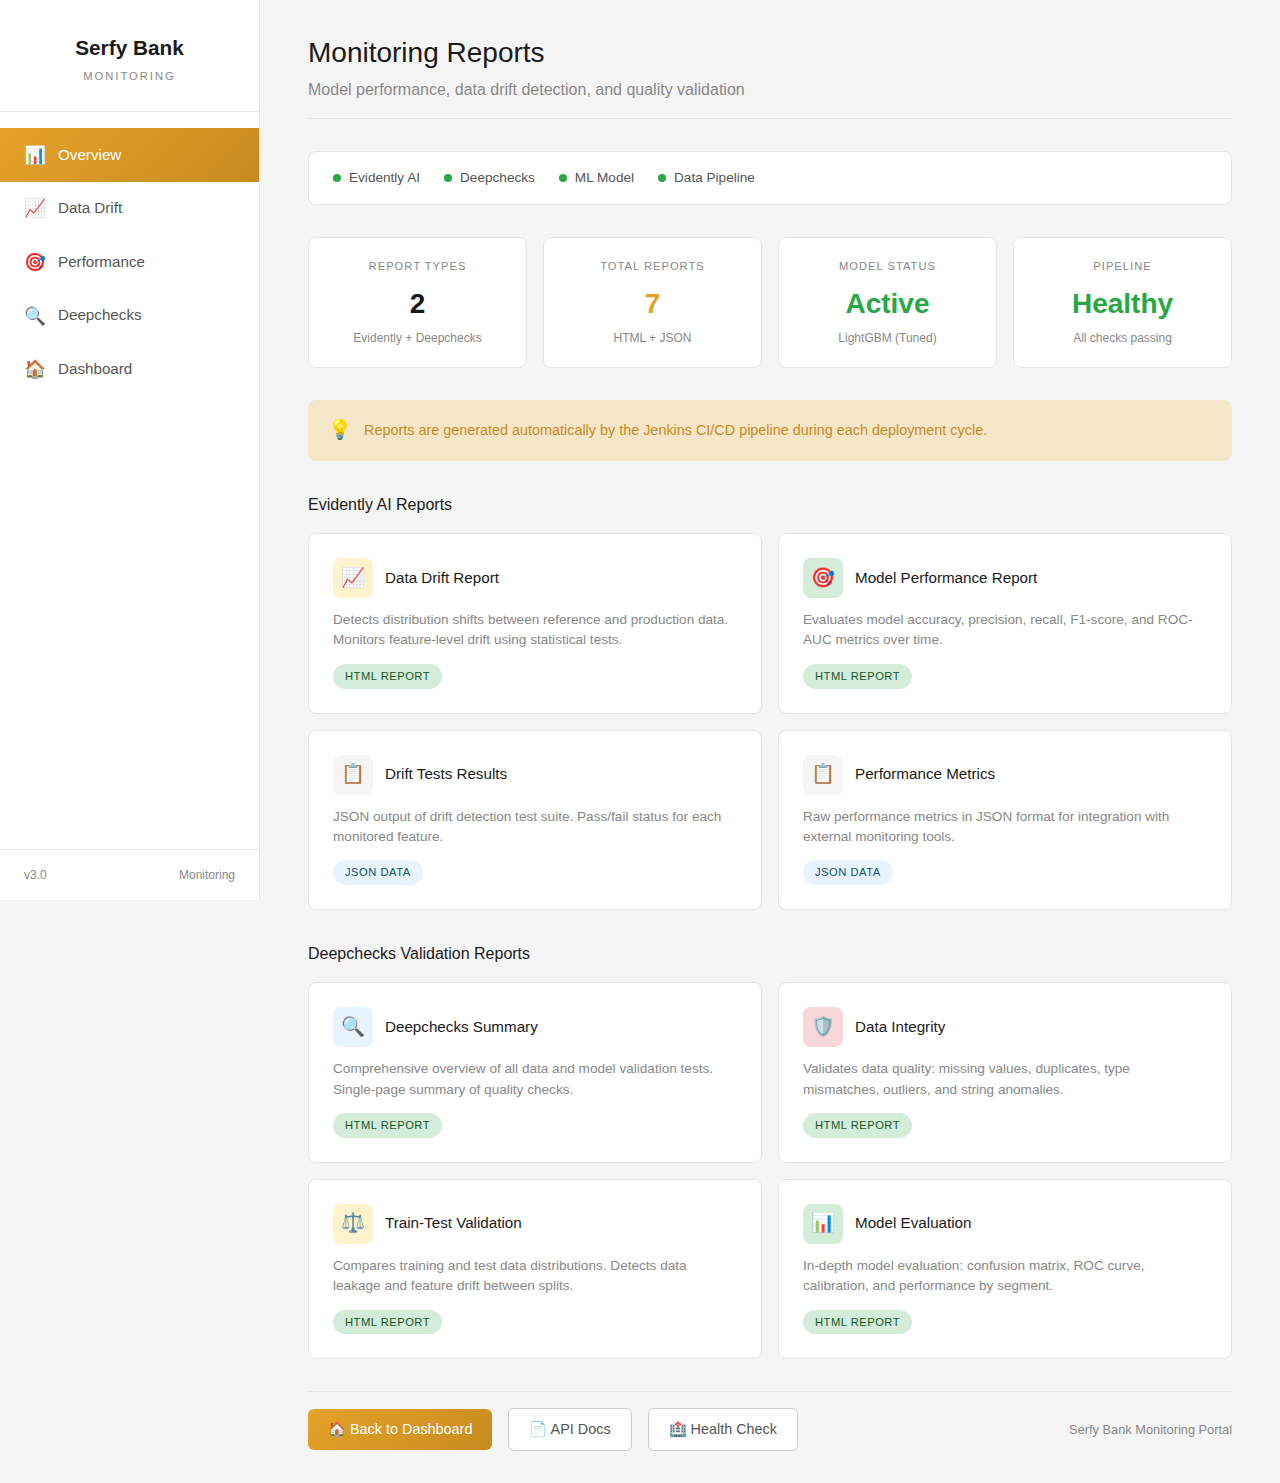
<file: monitoring/index.html>
<!DOCTYPE html>
<html lang="en">
<head>
    <meta charset="UTF-8">
    <meta name="viewport" content="width=device-width, initial-scale=1.0">
    <title>Serfy Bank - Monitoring Reports</title>
    <style>
        /* ========================================
           Serfy Bank Monitoring - Matching Frontend Design
           ======================================== */

        :root {
            --gold: #E5A229;
            --gold-dark: #C78B1F;
            --gold-light: #F5E6C8;
            --black: #1a1a1a;
            --gray-900: #2c2c2c;
            --gray-700: #555;
            --gray-500: #888;
            --gray-300: #ccc;
            --gray-200: #e5e5e5;
            --gray-100: #f5f5f5;
            --white: #ffffff;
            --success: #28a745;
            --warning: #E5A229;
            --danger: #dc3545;
            --sidebar-width: 260px;
        }

        * {
            margin: 0;
            padding: 0;
            box-sizing: border-box;
        }

        body {
            font-family: -apple-system, BlinkMacSystemFont, 'Segoe UI', Roboto, Oxygen, Ubuntu, sans-serif;
            background: var(--gray-100);
            color: var(--black);
            line-height: 1.5;
            display: flex;
            min-height: 100vh;
        }

        /* ========================================
           Sidebar
           ======================================== */

        .sidebar {
            width: var(--sidebar-width);
            background: var(--white);
            border-right: 1px solid var(--gray-200);
            display: flex;
            flex-direction: column;
            position: fixed;
            height: 100vh;
            z-index: 100;
        }

        .logo {
            padding: 1.5rem;
            text-align: center;
            border-bottom: 1px solid var(--gray-200);
        }

        .logo h1 {
            font-size: 1.3rem;
            font-weight: 600;
            color: var(--black);
            margin-top: 0.5rem;
        }

        .logo-subtitle {
            font-size: 0.7rem;
            color: var(--gray-500);
            text-transform: uppercase;
            letter-spacing: 2px;
        }

        .nav {
            flex: 1;
            padding: 1rem 0;
        }

        .nav-item {
            display: flex;
            align-items: center;
            gap: 0.75rem;
            padding: 0.85rem 1.5rem;
            color: var(--gray-700);
            text-decoration: none;
            font-size: 0.95rem;
            transition: all 0.2s;
        }

        .nav-item:hover {
            background: var(--gray-100);
        }

        .nav-item.active {
            background: linear-gradient(135deg, var(--gold) 0%, var(--gold-dark) 100%);
            color: var(--white);
        }

        .nav-icon {
            font-size: 1.1rem;
        }

        .sidebar-footer {
            padding: 1rem 1.5rem;
            border-top: 1px solid var(--gray-200);
            display: flex;
            justify-content: space-between;
            font-size: 0.75rem;
            color: var(--gray-500);
        }

        /* ========================================
           Main Content
           ======================================== */

        .main-content {
            flex: 1;
            margin-left: var(--sidebar-width);
            padding: 2rem 3rem;
            max-width: calc(100vw - var(--sidebar-width));
        }

        .page-header {
            margin-bottom: 2rem;
            padding-bottom: 1rem;
            border-bottom: 1px solid var(--gray-200);
        }

        .page-header h1 {
            font-size: 1.75rem;
            font-weight: 500;
            color: var(--black);
        }

        .page-header p {
            color: var(--gray-500);
            margin-top: 0.25rem;
        }

        /* ========================================
           KPI Cards
           ======================================== */

        .kpi-grid {
            display: grid;
            grid-template-columns: repeat(4, 1fr);
            gap: 1rem;
            margin-bottom: 2rem;
        }

        .kpi-card {
            background: var(--white);
            border: 1px solid var(--gray-200);
            border-radius: 8px;
            padding: 1.25rem;
            text-align: center;
        }

        .kpi-label {
            display: block;
            font-size: 0.7rem;
            text-transform: uppercase;
            letter-spacing: 1px;
            color: var(--gray-500);
            margin-bottom: 0.5rem;
        }

        .kpi-value {
            display: block;
            font-size: 1.75rem;
            font-weight: 600;
            color: var(--black);
        }

        .kpi-value.success { color: var(--success); }
        .kpi-value.warning { color: var(--warning); }

        .kpi-sub {
            display: block;
            font-size: 0.75rem;
            color: var(--gray-500);
            margin-top: 0.25rem;
        }

        /* ========================================
           Section Headers
           ======================================== */

        .section-header {
            margin: 2rem 0 1rem;
        }

        .section-header h2 {
            font-size: 1rem;
            font-weight: 500;
            color: var(--black);
        }

        /* ========================================
           Report Cards
           ======================================== */

        .reports-grid {
            display: grid;
            grid-template-columns: 1fr 1fr;
            gap: 1rem;
            margin-bottom: 2rem;
        }

        .report-card {
            background: var(--white);
            border: 1px solid var(--gray-200);
            border-radius: 8px;
            padding: 1.5rem;
            transition: all 0.2s;
            text-decoration: none;
            color: inherit;
            display: block;
        }

        .report-card:hover {
            border-color: var(--gold);
            box-shadow: 0 4px 12px rgba(229, 162, 41, 0.15);
            transform: translateY(-2px);
        }

        .report-card-header {
            display: flex;
            align-items: center;
            gap: 0.75rem;
            margin-bottom: 0.75rem;
        }

        .report-icon {
            width: 40px;
            height: 40px;
            border-radius: 8px;
            display: flex;
            align-items: center;
            justify-content: center;
            font-size: 1.2rem;
        }

        .report-icon.drift {
            background: #fff3cd;
        }

        .report-icon.performance {
            background: #d4edda;
        }

        .report-icon.data {
            background: #e7f3ff;
        }

        .report-icon.validation {
            background: #f8d7da;
        }

        .report-icon.json {
            background: var(--gray-100);
        }

        .report-card h3 {
            font-size: 0.95rem;
            font-weight: 500;
            color: var(--black);
        }

        .report-card .desc {
            font-size: 0.85rem;
            color: var(--gray-500);
            margin-bottom: 0.75rem;
        }

        .report-card .badge {
            display: inline-block;
            padding: 0.25rem 0.75rem;
            border-radius: 20px;
            font-size: 0.7rem;
            font-weight: 500;
            text-transform: uppercase;
            letter-spacing: 0.5px;
        }

        .badge.html {
            background: #d4edda;
            color: #155724;
        }

        .badge.json-badge {
            background: #e7f3ff;
            color: #0c5460;
        }

        /* ========================================
           Info Box
           ======================================== */

        .info-box {
            padding: 1rem 1.25rem;
            background: var(--gold-light);
            border-radius: 8px;
            font-size: 0.9rem;
            color: var(--gold-dark);
            margin-bottom: 2rem;
            display: flex;
            align-items: center;
            gap: 0.75rem;
        }

        .info-box .info-icon {
            font-size: 1.2rem;
        }

        /* ========================================
           Status Indicators
           ======================================== */

        .status-bar {
            display: flex;
            gap: 1.5rem;
            padding: 1rem 1.5rem;
            background: var(--white);
            border: 1px solid var(--gray-200);
            border-radius: 8px;
            margin-bottom: 2rem;
        }

        .status-item {
            display: flex;
            align-items: center;
            gap: 0.5rem;
            font-size: 0.85rem;
            color: var(--gray-700);
        }

        .status-dot {
            width: 8px;
            height: 8px;
            border-radius: 50%;
        }

        .status-dot.online {
            background: var(--success);
        }

        .status-dot.offline {
            background: var(--danger);
        }

        /* ========================================
           Actions Row
           ======================================== */

        .actions-row {
            display: flex;
            gap: 1rem;
            align-items: center;
            padding-top: 1rem;
            border-top: 1px solid var(--gray-200);
        }

        .btn {
            display: inline-flex;
            align-items: center;
            gap: 0.5rem;
            padding: 0.6rem 1.25rem;
            background: var(--white);
            border: 1px solid var(--gray-300);
            border-radius: 6px;
            font-size: 0.9rem;
            font-weight: 500;
            color: var(--gray-700);
            cursor: pointer;
            transition: all 0.2s;
            text-decoration: none;
        }

        .btn:hover {
            background: var(--gray-100);
        }

        .btn.primary {
            background: linear-gradient(135deg, var(--gold) 0%, var(--gold-dark) 100%);
            border: none;
            color: var(--white);
        }

        .btn.primary:hover {
            box-shadow: 0 4px 12px rgba(229, 162, 41, 0.3);
        }

        .last-updated {
            margin-left: auto;
            font-size: 0.8rem;
            color: var(--gray-500);
        }

        /* ========================================
           Responsive
           ======================================== */

        @media (max-width: 1200px) {
            .kpi-grid {
                grid-template-columns: repeat(2, 1fr);
            }
            .reports-grid {
                grid-template-columns: 1fr;
            }
        }

        @media (max-width: 768px) {
            .sidebar {
                width: 70px;
            }
            .sidebar .logo h1,
            .sidebar .logo-subtitle,
            .sidebar .nav-item span:not(.nav-icon) {
                display: none;
            }
            .main-content {
                margin-left: 70px;
                padding: 1rem;
            }
        }
    </style>
</head>
<body>
    <!-- Sidebar -->
    <aside class="sidebar">
        <div class="logo">
            <h1>Serfy Bank</h1>
            <span class="logo-subtitle">Monitoring</span>
        </div>

        <nav class="nav">
            <a href="/" class="nav-item active">
                <span class="nav-icon">📊</span>
                <span>Overview</span>
            </a>
            <a href="monitoring_report.html" class="nav-item">
                <span class="nav-icon">📈</span>
                <span>Data Drift</span>
            </a>
            <a href="performance_report.html" class="nav-item">
                <span class="nav-icon">🎯</span>
                <span>Performance</span>
            </a>
            <a href="deepchecks_summary.html" class="nav-item">
                <span class="nav-icon">🔍</span>
                <span>Deepchecks</span>
            </a>
            <a href="http://localhost:8501" class="nav-item">
                <span class="nav-icon">🏠</span>
                <span>Dashboard</span>
            </a>
        </nav>

        <div class="sidebar-footer">
            <span>v3.0</span>
            <span>Monitoring</span>
        </div>
    </aside>

    <!-- Main Content -->
    <main class="main-content">
        <header class="page-header">
            <h1>Monitoring Reports</h1>
            <p>Model performance, data drift detection, and quality validation</p>
        </header>

        <!-- Status Bar -->
        <div class="status-bar">
            <div class="status-item">
                <div class="status-dot online"></div>
                Evidently AI
            </div>
            <div class="status-item">
                <div class="status-dot online"></div>
                Deepchecks
            </div>
            <div class="status-item">
                <div class="status-dot online"></div>
                ML Model
            </div>
            <div class="status-item">
                <div class="status-dot online"></div>
                Data Pipeline
            </div>
        </div>

        <!-- KPI Cards -->
        <div class="kpi-grid">
            <div class="kpi-card">
                <span class="kpi-label">Report Types</span>
                <span class="kpi-value">2</span>
                <span class="kpi-sub">Evidently + Deepchecks</span>
            </div>
            <div class="kpi-card">
                <span class="kpi-label">Total Reports</span>
                <span class="kpi-value warning">7</span>
                <span class="kpi-sub">HTML + JSON</span>
            </div>
            <div class="kpi-card">
                <span class="kpi-label">Model Status</span>
                <span class="kpi-value success">Active</span>
                <span class="kpi-sub">LightGBM (Tuned)</span>
            </div>
            <div class="kpi-card">
                <span class="kpi-label">Pipeline</span>
                <span class="kpi-value success">Healthy</span>
                <span class="kpi-sub">All checks passing</span>
            </div>
        </div>

        <!-- Info Box -->
        <div class="info-box">
            <span class="info-icon">💡</span>
            Reports are generated automatically by the Jenkins CI/CD pipeline during each deployment cycle.
        </div>

        <!-- Evidently Reports Section -->
        <div class="section-header">
            <h2>Evidently AI Reports</h2>
        </div>

        <div class="reports-grid">
            <a href="monitoring_report.html" class="report-card">
                <div class="report-card-header">
                    <div class="report-icon drift">📈</div>
                    <div>
                        <h3>Data Drift Report</h3>
                    </div>
                </div>
                <p class="desc">Detects distribution shifts between reference and production data. Monitors feature-level drift using statistical tests.</p>
                <span class="badge html">HTML Report</span>
            </a>

            <a href="performance_report.html" class="report-card">
                <div class="report-card-header">
                    <div class="report-icon performance">🎯</div>
                    <div>
                        <h3>Model Performance Report</h3>
                    </div>
                </div>
                <p class="desc">Evaluates model accuracy, precision, recall, F1-score, and ROC-AUC metrics over time.</p>
                <span class="badge html">HTML Report</span>
            </a>

            <a href="monitoring_tests.json" class="report-card">
                <div class="report-card-header">
                    <div class="report-icon json">📋</div>
                    <div>
                        <h3>Drift Tests Results</h3>
                    </div>
                </div>
                <p class="desc">JSON output of drift detection test suite. Pass/fail status for each monitored feature.</p>
                <span class="badge json-badge">JSON Data</span>
            </a>

            <a href="performance_metrics.json" class="report-card">
                <div class="report-card-header">
                    <div class="report-icon json">📋</div>
                    <div>
                        <h3>Performance Metrics</h3>
                    </div>
                </div>
                <p class="desc">Raw performance metrics in JSON format for integration with external monitoring tools.</p>
                <span class="badge json-badge">JSON Data</span>
            </a>
        </div>

        <!-- Deepchecks Reports Section -->
        <div class="section-header">
            <h2>Deepchecks Validation Reports</h2>
        </div>

        <div class="reports-grid">
            <a href="deepchecks_summary.html" class="report-card">
                <div class="report-card-header">
                    <div class="report-icon data">🔍</div>
                    <div>
                        <h3>Deepchecks Summary</h3>
                    </div>
                </div>
                <p class="desc">Comprehensive overview of all data and model validation tests. Single-page summary of quality checks.</p>
                <span class="badge html">HTML Report</span>
            </a>

            <a href="data_integrity_report.html" class="report-card">
                <div class="report-card-header">
                    <div class="report-icon validation">🛡️</div>
                    <div>
                        <h3>Data Integrity</h3>
                    </div>
                </div>
                <p class="desc">Validates data quality: missing values, duplicates, type mismatches, outliers, and string anomalies.</p>
                <span class="badge html">HTML Report</span>
            </a>

            <a href="train_test_validation_report.html" class="report-card">
                <div class="report-card-header">
                    <div class="report-icon drift">⚖️</div>
                    <div>
                        <h3>Train-Test Validation</h3>
                    </div>
                </div>
                <p class="desc">Compares training and test data distributions. Detects data leakage and feature drift between splits.</p>
                <span class="badge html">HTML Report</span>
            </a>

            <a href="model_evaluation_report.html" class="report-card">
                <div class="report-card-header">
                    <div class="report-icon performance">📊</div>
                    <div>
                        <h3>Model Evaluation</h3>
                    </div>
                </div>
                <p class="desc">In-depth model evaluation: confusion matrix, ROC curve, calibration, and performance by segment.</p>
                <span class="badge html">HTML Report</span>
            </a>
        </div>

        <!-- Actions Row -->
        <div class="actions-row">
            <a href="http://localhost:8501" class="btn primary">🏠 Back to Dashboard</a>
            <a href="http://localhost:8000/docs" class="btn">📄 API Docs</a>
            <a href="http://localhost:8000/health" class="btn">🏥 Health Check</a>
            <span class="last-updated">Serfy Bank Monitoring Portal</span>
        </div>
    </main>
</body>
</html>
</file>
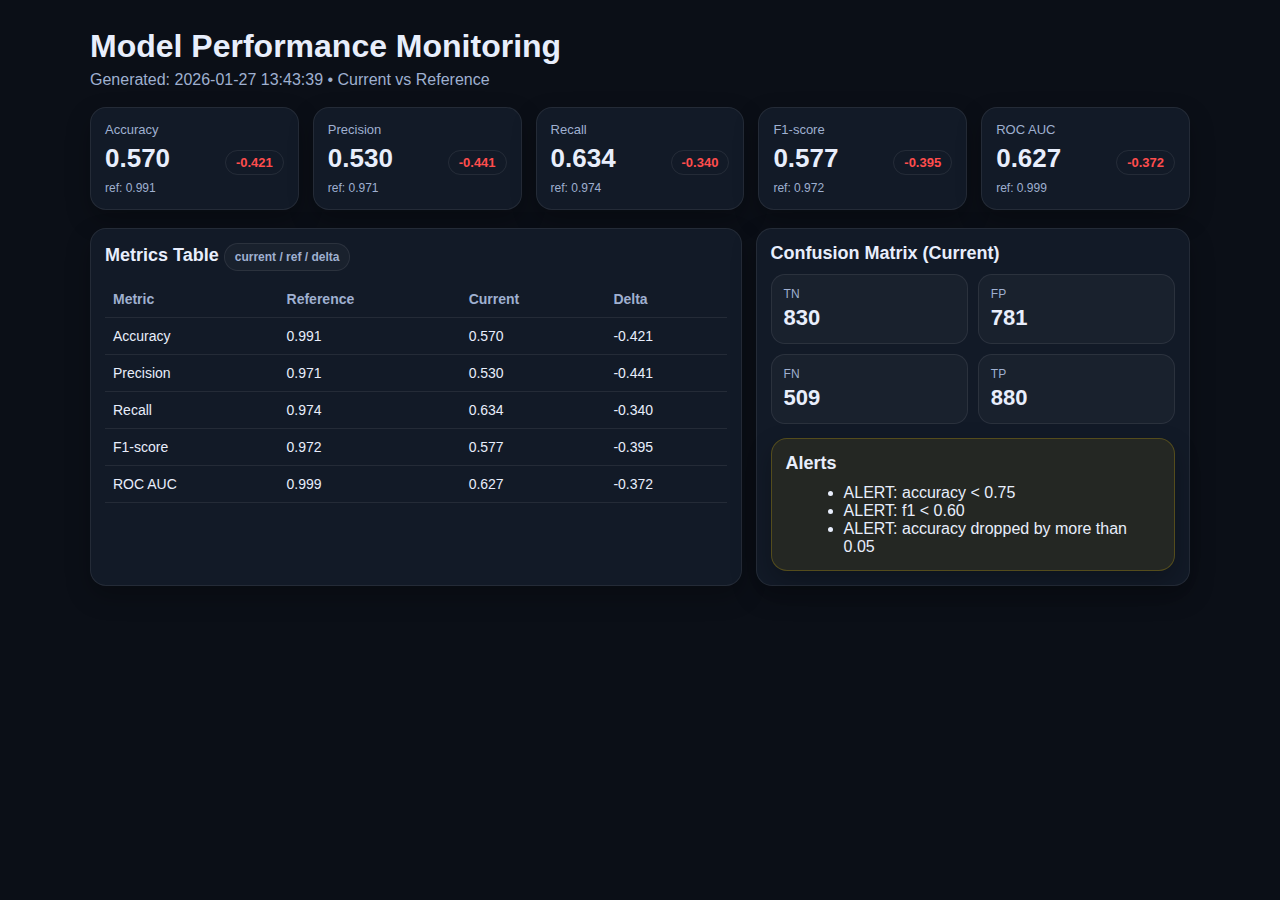
<file: monitoring/performance_report.html>
<!doctype html>
<html>
<head>
  <meta charset="utf-8"/>
  <meta name="viewport" content="width=device-width, initial-scale=1"/>
  <title>Model Performance Monitoring</title>
  <style>
    :root {
      --bg: #0b0f17;
      --card: #121a27;
      --text: #e8eefc;
      --muted: #9fb0d0;
      --good: #1db954;
      --bad: #ff4d4d;
      --neutral: #7f8ea8;
      --border: rgba(255,255,255,0.08);
    }
    body {
      margin: 0; font-family: Inter, Arial, sans-serif;
      background: var(--bg); color: var(--text);
    }
    .container { max-width: 1100px; margin: 0 auto; padding: 28px; }
    h1 { margin: 0 0 6px 0; font-size: 32px; }
    .sub { color: var(--muted); margin-bottom: 18px; }
    .grid {
      display: grid;
      grid-template-columns: repeat(5, 1fr);
      gap: 14px;
    }
    .card {
      background: var(--card);
      border: 1px solid var(--border);
      border-radius: 16px;
      padding: 14px;
      box-shadow: 0 10px 25px rgba(0,0,0,0.25);
    }
    .kpi-title { color: var(--muted); font-size: 13px; margin-bottom: 6px; }
    .kpi-row { display: flex; justify-content: space-between; align-items: baseline; gap: 10px; }
    .kpi-val { font-size: 26px; font-weight: 700; }
    .kpi-delta {
      font-weight: 700;
      padding: 4px 10px;
      border-radius: 999px;
      border: 1px solid var(--border);
      font-size: 13px;
    }
    .kpi-delta.good { color: var(--good); }
    .kpi-delta.bad { color: var(--bad); }
    .kpi-delta.neutral { color: var(--neutral); }
    .kpi-sub { margin-top: 6px; color: var(--muted); font-size: 12px; }
    .section { margin-top: 18px; }
    .section h2 { font-size: 18px; margin: 0 0 10px 0; }
    .two {
      display: grid;
      grid-template-columns: 1.2fr 0.8fr;
      gap: 14px;
    }
    table {
      width: 100%;
      border-collapse: collapse;
      font-size: 14px;
    }
    th, td {
      text-align: left;
      border-bottom: 1px solid var(--border);
      padding: 10px 8px;
    }
    th { color: var(--muted); font-weight: 600; }
    .pill {
      display: inline-block;
      padding: 6px 10px;
      border-radius: 999px;
      border: 1px solid var(--border);
      background: rgba(255,255,255,0.03);
      color: var(--muted);
      font-size: 12px;
    }
    .alerts {
      background: rgba(255, 208, 0, 0.08);
      border: 1px solid rgba(255, 208, 0, 0.22);
    }
    .alerts ul { margin: 10px 0 0 18px; }
    .cm {
      display: grid;
      grid-template-columns: 1fr 1fr;
      gap: 10px;
      margin-top: 10px;
    }
    .cm .cell {
      border-radius: 14px;
      border: 1px solid var(--border);
      padding: 12px;
      background: rgba(255,255,255,0.03);
    }
    .cell .label { color: var(--muted); font-size: 12px; }
    .cell .value { font-size: 22px; font-weight: 800; margin-top: 4px; }
    @media (max-width: 980px) {
      .grid { grid-template-columns: repeat(2, 1fr); }
      .two { grid-template-columns: 1fr; }
    }
  </style>
</head>
<body>
  <div class="container">
    <h1>Model Performance Monitoring</h1>
    <div class="sub">Generated: 2026-01-27 13:43:39 • Current vs Reference</div>

    <div class="grid">
      
        <div class="card">
          <div class="kpi-title">Accuracy</div>
          <div class="kpi-row">
            <div class="kpi-val">0.570</div>
            <div class="kpi-delta bad">
              -0.421
            </div>
          </div>
          <div class="kpi-sub">ref: 0.991</div>
        </div>
        
      
        <div class="card">
          <div class="kpi-title">Precision</div>
          <div class="kpi-row">
            <div class="kpi-val">0.530</div>
            <div class="kpi-delta bad">
              -0.441
            </div>
          </div>
          <div class="kpi-sub">ref: 0.971</div>
        </div>
        
      
        <div class="card">
          <div class="kpi-title">Recall</div>
          <div class="kpi-row">
            <div class="kpi-val">0.634</div>
            <div class="kpi-delta bad">
              -0.340
            </div>
          </div>
          <div class="kpi-sub">ref: 0.974</div>
        </div>
        
      
        <div class="card">
          <div class="kpi-title">F1-score</div>
          <div class="kpi-row">
            <div class="kpi-val">0.577</div>
            <div class="kpi-delta bad">
              -0.395
            </div>
          </div>
          <div class="kpi-sub">ref: 0.972</div>
        </div>
        
      
        <div class="card">
          <div class="kpi-title">ROC AUC</div>
          <div class="kpi-row">
            <div class="kpi-val">0.627</div>
            <div class="kpi-delta bad">
              -0.372
            </div>
          </div>
          <div class="kpi-sub">ref: 0.999</div>
        </div>
        
    </div>

    <div class="section two">
      <div class="card">
        <h2>Metrics Table <span class="pill">current / ref / delta</span></h2>
        <table>
          <thead>
            <tr><th>Metric</th><th>Reference</th><th>Current</th><th>Delta</th></tr>
          </thead>
          <tbody>
            <tr><td>Accuracy</td><td>0.991</td><td>0.570</td><td class="bad">-0.421</td></tr>
            <tr><td>Precision</td><td>0.971</td><td>0.530</td><td class="bad">-0.441</td></tr>
            <tr><td>Recall</td><td>0.974</td><td>0.634</td><td class="bad">-0.340</td></tr>
            <tr><td>F1-score</td><td>0.972</td><td>0.577</td><td class="bad">-0.395</td></tr>
            <tr><td>ROC AUC</td><td>0.999</td><td>0.627</td><td class="bad">-0.372</td></tr>
          </tbody>
        </table>
      </div>

      <div class="card">
        <h2>Confusion Matrix (Current)</h2>
        <div class="cm">
          <div class="cell"><div class="label">TN</div><div class="value">830</div></div>
          <div class="cell"><div class="label">FP</div><div class="value">781</div></div>
          <div class="cell"><div class="label">FN</div><div class="value">509</div></div>
          <div class="cell"><div class="label">TP</div><div class="value">880</div></div>
        </div>

        <div class="section alerts card" style="margin-top:14px;">
          <h2>Alerts</h2>
          <ul><li>ALERT: accuracy < 0.75</li><li>ALERT: f1 < 0.60</li><li>ALERT: accuracy dropped by more than 0.05</li></ul>
        </div>
      </div>
    </div>
  </div>
</body>
</html>
</file>
